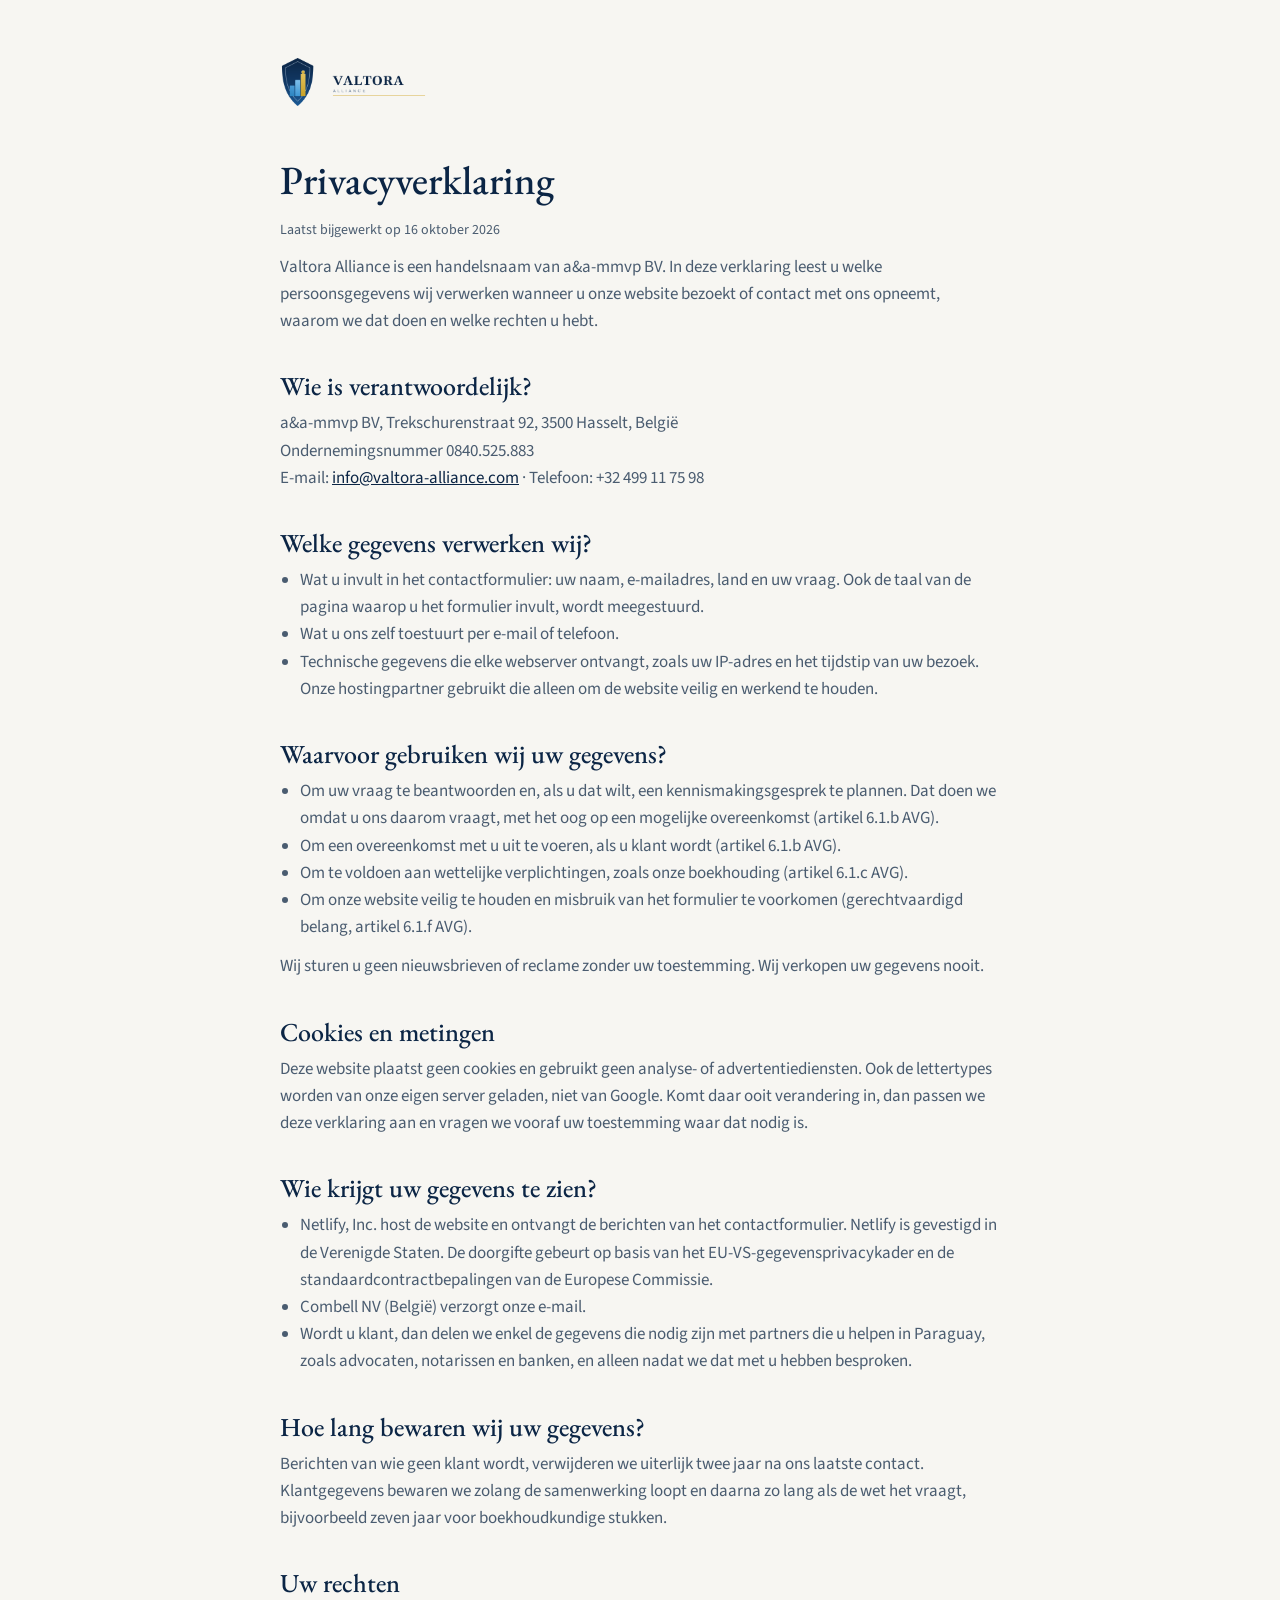
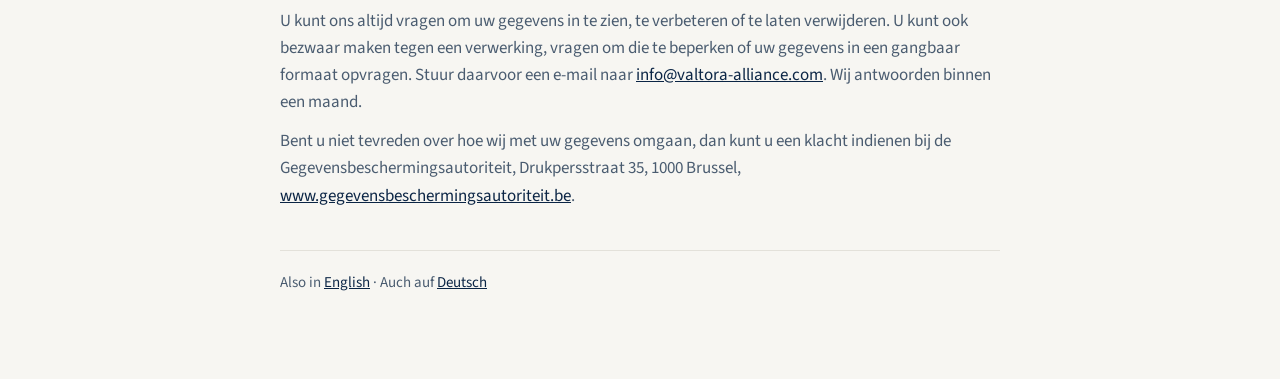
<file: privacy/index.html>
<!doctype html>
<html lang="nl">
<head>
<meta charset="utf-8">
<meta name="viewport" content="width=device-width, initial-scale=1">
<title>Privacyverklaring – Valtora Alliance</title>
<link rel="canonical" href="https://valtora-alliance.com/privacy/">
<link rel="alternate" hreflang="nl" href="https://valtora-alliance.com/privacy/">
<link rel="alternate" hreflang="en" href="https://valtora-alliance.com/en/privacy/">
<link rel="alternate" hreflang="de" href="https://valtora-alliance.com/de/datenschutz/">
<link rel="icon" type="image/png" href="/img/favicon.png">
<link rel="stylesheet" href="/fonts/fonts.css">
<style>
body{margin:0;background:#F7F6F2;color:#0B2545;font-family:'Source Sans 3','Segoe UI',sans-serif;font-size:17px;line-height:1.6}
main{max-width:720px;margin:0 auto;padding:56px 24px 72px}
.logo{height:52px;width:auto;margin-bottom:40px}
h1{font-family:'EB Garamond',Georgia,serif;font-weight:500;font-size:40px;line-height:1.15;margin:0 0 16px}
h2{font-family:'EB Garamond',Georgia,serif;font-weight:500;font-size:26px;line-height:1.2;margin:36px 0 8px}
p,li{color:#4A5C70}p{margin:0 0 12px}ul{margin:0 0 12px;padding-left:20px}
a{color:#0B2545}
.small{font-size:14px}
.lang{margin-top:40px;padding-top:20px;border-top:1px solid #E3E1DA;font-size:15px}
a.btn{display:inline-block;margin-top:24px;background:#0B2545;color:#fff;text-decoration:none;font-weight:600;padding:14px 22px;border-radius:4px}
</style>
</head>
<body>
<main>
<a href="/"><img class="logo" src="/img/logo.png" alt="Valtora Alliance"></a>

<h1>Privacyverklaring</h1>
<p class="small">Laatst bijgewerkt op 16 oktober 2026</p>
<p>Valtora Alliance is een handelsnaam van a&amp;a-mmvp BV. In deze verklaring leest u welke persoonsgegevens wij verwerken wanneer u onze website bezoekt of contact met ons opneemt, waarom we dat doen en welke rechten u hebt.</p>
<h2>Wie is verantwoordelijk?</h2>
<p>a&amp;a-mmvp BV, Trekschurenstraat 92, 3500 Hasselt, België<br>Ondernemingsnummer 0840.525.883<br>E-mail: <a href="mailto:info@valtora-alliance.com">info@valtora-alliance.com</a> · Telefoon: +32 499 11 75 98</p>
<h2>Welke gegevens verwerken wij?</h2>
<ul>
<li>Wat u invult in het contactformulier: uw naam, e-mailadres, land en uw vraag. Ook de taal van de pagina waarop u het formulier invult, wordt meegestuurd.</li>
<li>Wat u ons zelf toestuurt per e-mail of telefoon.</li>
<li>Technische gegevens die elke webserver ontvangt, zoals uw IP-adres en het tijdstip van uw bezoek. Onze hostingpartner gebruikt die alleen om de website veilig en werkend te houden.</li>
</ul>
<h2>Waarvoor gebruiken wij uw gegevens?</h2>
<ul>
<li>Om uw vraag te beantwoorden en, als u dat wilt, een kennismakingsgesprek te plannen. Dat doen we omdat u ons daarom vraagt, met het oog op een mogelijke overeenkomst (artikel 6.1.b AVG).</li>
<li>Om een overeenkomst met u uit te voeren, als u klant wordt (artikel 6.1.b AVG).</li>
<li>Om te voldoen aan wettelijke verplichtingen, zoals onze boekhouding (artikel 6.1.c AVG).</li>
<li>Om onze website veilig te houden en misbruik van het formulier te voorkomen (gerechtvaardigd belang, artikel 6.1.f AVG).</li>
</ul>
<p>Wij sturen u geen nieuwsbrieven of reclame zonder uw toestemming. Wij verkopen uw gegevens nooit.</p>
<h2>Cookies en metingen</h2>
<p>Deze website plaatst geen cookies en gebruikt geen analyse- of advertentiediensten. Ook de lettertypes worden van onze eigen server geladen, niet van Google. Komt daar ooit verandering in, dan passen we deze verklaring aan en vragen we vooraf uw toestemming waar dat nodig is.</p>
<h2>Wie krijgt uw gegevens te zien?</h2>
<ul>
<li>Netlify, Inc. host de website en ontvangt de berichten van het contactformulier. Netlify is gevestigd in de Verenigde Staten. De doorgifte gebeurt op basis van het EU-VS-gegevensprivacykader en de standaardcontractbepalingen van de Europese Commissie.</li>
<li>Combell NV (België) verzorgt onze e-mail.</li>
<li>Wordt u klant, dan delen we enkel de gegevens die nodig zijn met partners die u helpen in Paraguay, zoals advocaten, notarissen en banken, en alleen nadat we dat met u hebben besproken.</li>
</ul>
<h2>Hoe lang bewaren wij uw gegevens?</h2>
<p>Berichten van wie geen klant wordt, verwijderen we uiterlijk twee jaar na ons laatste contact. Klantgegevens bewaren we zolang de samenwerking loopt en daarna zo lang als de wet het vraagt, bijvoorbeeld zeven jaar voor boekhoudkundige stukken.</p>
<h2>Uw rechten</h2>
<p>U kunt ons altijd vragen om uw gegevens in te zien, te verbeteren of te laten verwijderen. U kunt ook bezwaar maken tegen een verwerking, vragen om die te beperken of uw gegevens in een gangbaar formaat opvragen. Stuur daarvoor een e-mail naar <a href="mailto:info@valtora-alliance.com">info@valtora-alliance.com</a>. Wij antwoorden binnen een maand.</p>
<p>Bent u niet tevreden over hoe wij met uw gegevens omgaan, dan kunt u een klacht indienen bij de Gegevensbeschermingsautoriteit, Drukpersstraat 35, 1000 Brussel, <a href="https://www.gegevensbeschermingsautoriteit.be">www.gegevensbeschermingsautoriteit.be</a>.</p>
<p class="lang">Also in <a href="/en/privacy/">English</a> · Auch auf <a href="/de/datenschutz/">Deutsch</a></p>

</main>
</body>
</html>
</file>
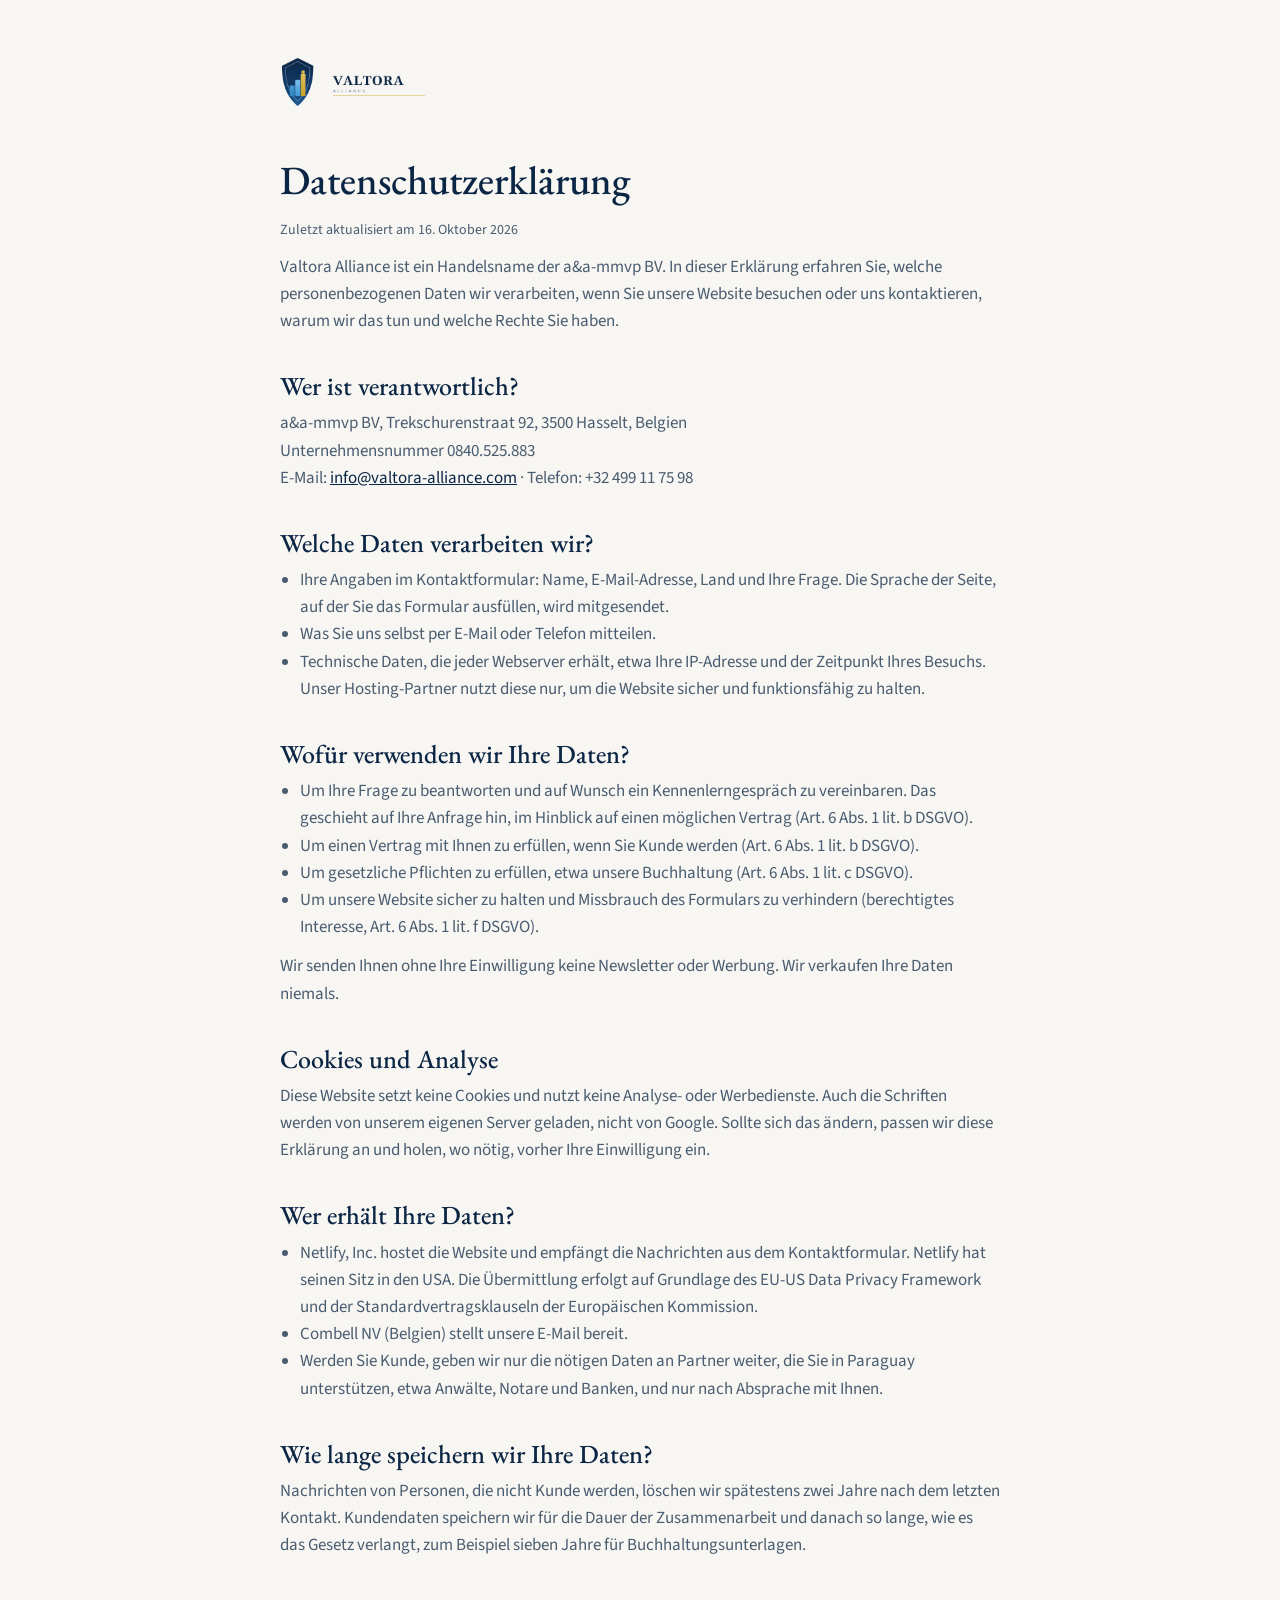
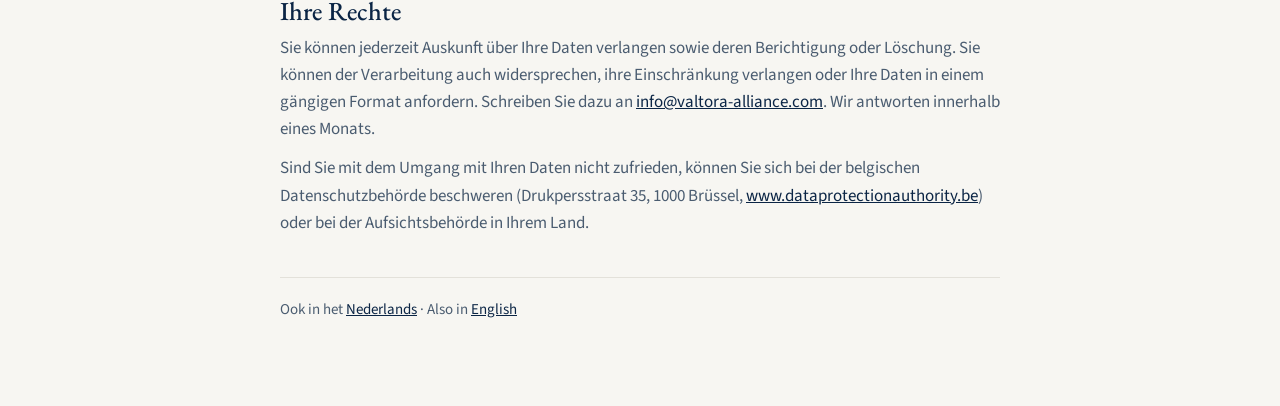
<file: de/datenschutz/index.html>
<!doctype html>
<html lang="de">
<head>
<meta charset="utf-8">
<meta name="viewport" content="width=device-width, initial-scale=1">
<title>Datenschutzerklärung – Valtora Alliance</title>
<link rel="canonical" href="https://valtora-alliance.com/de/datenschutz/">
<link rel="alternate" hreflang="nl" href="https://valtora-alliance.com/privacy/">
<link rel="alternate" hreflang="en" href="https://valtora-alliance.com/en/privacy/">
<link rel="alternate" hreflang="de" href="https://valtora-alliance.com/de/datenschutz/">
<link rel="icon" type="image/png" href="/img/favicon.png">
<link rel="stylesheet" href="/fonts/fonts.css">
<style>
body{margin:0;background:#F7F6F2;color:#0B2545;font-family:'Source Sans 3','Segoe UI',sans-serif;font-size:17px;line-height:1.6}
main{max-width:720px;margin:0 auto;padding:56px 24px 72px}
.logo{height:52px;width:auto;margin-bottom:40px}
h1{font-family:'EB Garamond',Georgia,serif;font-weight:500;font-size:40px;line-height:1.15;margin:0 0 16px}
h2{font-family:'EB Garamond',Georgia,serif;font-weight:500;font-size:26px;line-height:1.2;margin:36px 0 8px}
p,li{color:#4A5C70}p{margin:0 0 12px}ul{margin:0 0 12px;padding-left:20px}
a{color:#0B2545}
.small{font-size:14px}
.lang{margin-top:40px;padding-top:20px;border-top:1px solid #E3E1DA;font-size:15px}
a.btn{display:inline-block;margin-top:24px;background:#0B2545;color:#fff;text-decoration:none;font-weight:600;padding:14px 22px;border-radius:4px}
</style>
</head>
<body>
<main>
<a href="/de/"><img class="logo" src="/img/logo.png" alt="Valtora Alliance"></a>

<h1>Datenschutzerklärung</h1>
<p class="small">Zuletzt aktualisiert am 16. Oktober 2026</p>
<p>Valtora Alliance ist ein Handelsname der a&amp;a-mmvp BV. In dieser Erklärung erfahren Sie, welche personenbezogenen Daten wir verarbeiten, wenn Sie unsere Website besuchen oder uns kontaktieren, warum wir das tun und welche Rechte Sie haben.</p>
<h2>Wer ist verantwortlich?</h2>
<p>a&amp;a-mmvp BV, Trekschurenstraat 92, 3500 Hasselt, Belgien<br>Unternehmensnummer 0840.525.883<br>E-Mail: <a href="mailto:info@valtora-alliance.com">info@valtora-alliance.com</a> · Telefon: +32 499 11 75 98</p>
<h2>Welche Daten verarbeiten wir?</h2>
<ul>
<li>Ihre Angaben im Kontaktformular: Name, E-Mail-Adresse, Land und Ihre Frage. Die Sprache der Seite, auf der Sie das Formular ausfüllen, wird mitgesendet.</li>
<li>Was Sie uns selbst per E-Mail oder Telefon mitteilen.</li>
<li>Technische Daten, die jeder Webserver erhält, etwa Ihre IP-Adresse und der Zeitpunkt Ihres Besuchs. Unser Hosting-Partner nutzt diese nur, um die Website sicher und funktionsfähig zu halten.</li>
</ul>
<h2>Wofür verwenden wir Ihre Daten?</h2>
<ul>
<li>Um Ihre Frage zu beantworten und auf Wunsch ein Kennenlerngespräch zu vereinbaren. Das geschieht auf Ihre Anfrage hin, im Hinblick auf einen möglichen Vertrag (Art. 6 Abs. 1 lit. b DSGVO).</li>
<li>Um einen Vertrag mit Ihnen zu erfüllen, wenn Sie Kunde werden (Art. 6 Abs. 1 lit. b DSGVO).</li>
<li>Um gesetzliche Pflichten zu erfüllen, etwa unsere Buchhaltung (Art. 6 Abs. 1 lit. c DSGVO).</li>
<li>Um unsere Website sicher zu halten und Missbrauch des Formulars zu verhindern (berechtigtes Interesse, Art. 6 Abs. 1 lit. f DSGVO).</li>
</ul>
<p>Wir senden Ihnen ohne Ihre Einwilligung keine Newsletter oder Werbung. Wir verkaufen Ihre Daten niemals.</p>
<h2>Cookies und Analyse</h2>
<p>Diese Website setzt keine Cookies und nutzt keine Analyse- oder Werbedienste. Auch die Schriften werden von unserem eigenen Server geladen, nicht von Google. Sollte sich das ändern, passen wir diese Erklärung an und holen, wo nötig, vorher Ihre Einwilligung ein.</p>
<h2>Wer erhält Ihre Daten?</h2>
<ul>
<li>Netlify, Inc. hostet die Website und empfängt die Nachrichten aus dem Kontaktformular. Netlify hat seinen Sitz in den USA. Die Übermittlung erfolgt auf Grundlage des EU-US Data Privacy Framework und der Standardvertragsklauseln der Europäischen Kommission.</li>
<li>Combell NV (Belgien) stellt unsere E-Mail bereit.</li>
<li>Werden Sie Kunde, geben wir nur die nötigen Daten an Partner weiter, die Sie in Paraguay unterstützen, etwa Anwälte, Notare und Banken, und nur nach Absprache mit Ihnen.</li>
</ul>
<h2>Wie lange speichern wir Ihre Daten?</h2>
<p>Nachrichten von Personen, die nicht Kunde werden, löschen wir spätestens zwei Jahre nach dem letzten Kontakt. Kundendaten speichern wir für die Dauer der Zusammenarbeit und danach so lange, wie es das Gesetz verlangt, zum Beispiel sieben Jahre für Buchhaltungsunterlagen.</p>
<h2>Ihre Rechte</h2>
<p>Sie können jederzeit Auskunft über Ihre Daten verlangen sowie deren Berichtigung oder Löschung. Sie können der Verarbeitung auch widersprechen, ihre Einschränkung verlangen oder Ihre Daten in einem gängigen Format anfordern. Schreiben Sie dazu an <a href="mailto:info@valtora-alliance.com">info@valtora-alliance.com</a>. Wir antworten innerhalb eines Monats.</p>
<p>Sind Sie mit dem Umgang mit Ihren Daten nicht zufrieden, können Sie sich bei der belgischen Datenschutzbehörde beschweren (Drukpersstraat 35, 1000 Brüssel, <a href="https://www.dataprotectionauthority.be">www.dataprotectionauthority.be</a>) oder bei der Aufsichtsbehörde in Ihrem Land.</p>
<p class="lang">Ook in het <a href="/privacy/">Nederlands</a> · Also in <a href="/en/privacy/">English</a></p>

</main>
</body>
</html>
</file>
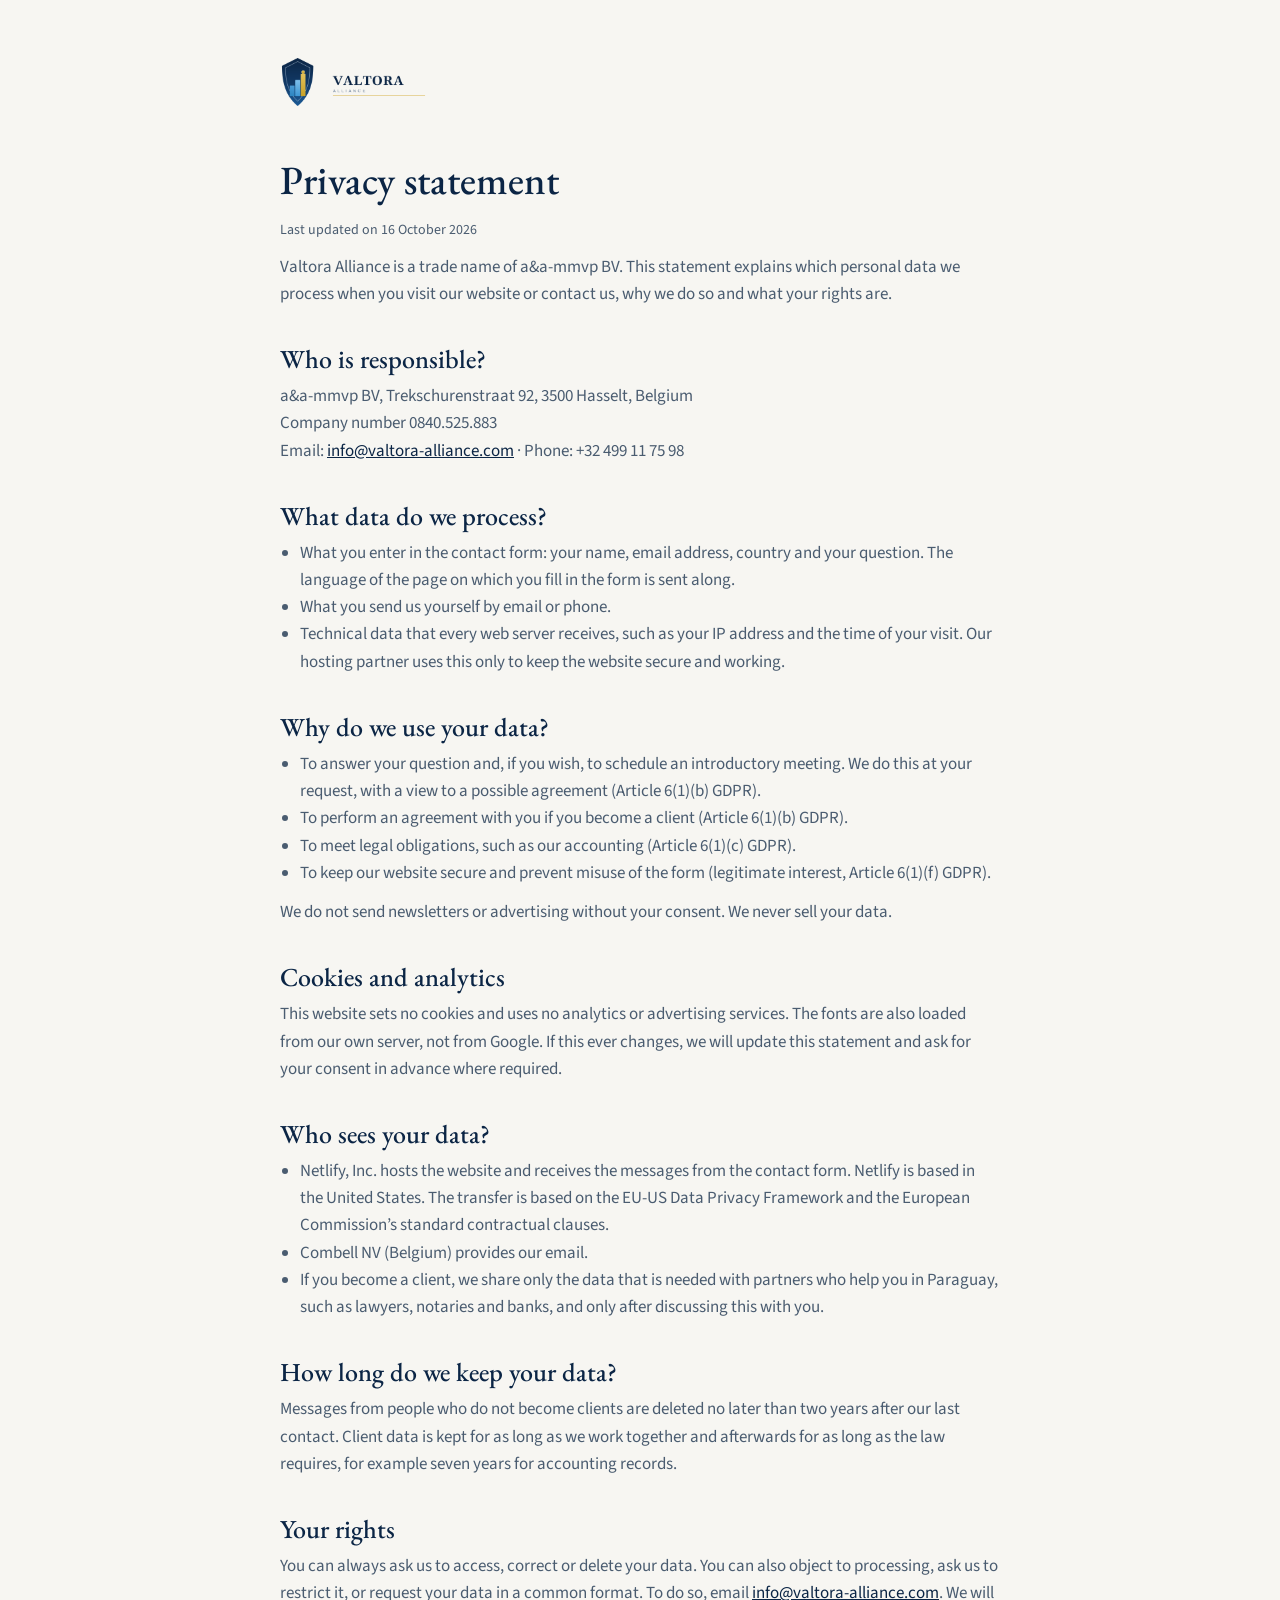
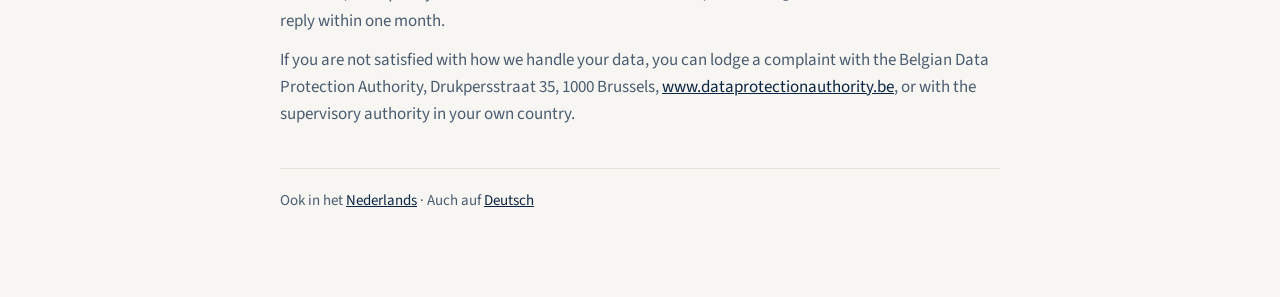
<file: en/privacy/index.html>
<!doctype html>
<html lang="en">
<head>
<meta charset="utf-8">
<meta name="viewport" content="width=device-width, initial-scale=1">
<title>Privacy statement – Valtora Alliance</title>
<link rel="canonical" href="https://valtora-alliance.com/en/privacy/">
<link rel="alternate" hreflang="nl" href="https://valtora-alliance.com/privacy/">
<link rel="alternate" hreflang="en" href="https://valtora-alliance.com/en/privacy/">
<link rel="alternate" hreflang="de" href="https://valtora-alliance.com/de/datenschutz/">
<link rel="icon" type="image/png" href="/img/favicon.png">
<link rel="stylesheet" href="/fonts/fonts.css">
<style>
body{margin:0;background:#F7F6F2;color:#0B2545;font-family:'Source Sans 3','Segoe UI',sans-serif;font-size:17px;line-height:1.6}
main{max-width:720px;margin:0 auto;padding:56px 24px 72px}
.logo{height:52px;width:auto;margin-bottom:40px}
h1{font-family:'EB Garamond',Georgia,serif;font-weight:500;font-size:40px;line-height:1.15;margin:0 0 16px}
h2{font-family:'EB Garamond',Georgia,serif;font-weight:500;font-size:26px;line-height:1.2;margin:36px 0 8px}
p,li{color:#4A5C70}p{margin:0 0 12px}ul{margin:0 0 12px;padding-left:20px}
a{color:#0B2545}
.small{font-size:14px}
.lang{margin-top:40px;padding-top:20px;border-top:1px solid #E3E1DA;font-size:15px}
a.btn{display:inline-block;margin-top:24px;background:#0B2545;color:#fff;text-decoration:none;font-weight:600;padding:14px 22px;border-radius:4px}
</style>
</head>
<body>
<main>
<a href="/en/"><img class="logo" src="/img/logo.png" alt="Valtora Alliance"></a>

<h1>Privacy statement</h1>
<p class="small">Last updated on 16 October 2026</p>
<p>Valtora Alliance is a trade name of a&amp;a-mmvp BV. This statement explains which personal data we process when you visit our website or contact us, why we do so and what your rights are.</p>
<h2>Who is responsible?</h2>
<p>a&amp;a-mmvp BV, Trekschurenstraat 92, 3500 Hasselt, Belgium<br>Company number 0840.525.883<br>Email: <a href="mailto:info@valtora-alliance.com">info@valtora-alliance.com</a> · Phone: +32 499 11 75 98</p>
<h2>What data do we process?</h2>
<ul>
<li>What you enter in the contact form: your name, email address, country and your question. The language of the page on which you fill in the form is sent along.</li>
<li>What you send us yourself by email or phone.</li>
<li>Technical data that every web server receives, such as your IP address and the time of your visit. Our hosting partner uses this only to keep the website secure and working.</li>
</ul>
<h2>Why do we use your data?</h2>
<ul>
<li>To answer your question and, if you wish, to schedule an introductory meeting. We do this at your request, with a view to a possible agreement (Article 6(1)(b) GDPR).</li>
<li>To perform an agreement with you if you become a client (Article 6(1)(b) GDPR).</li>
<li>To meet legal obligations, such as our accounting (Article 6(1)(c) GDPR).</li>
<li>To keep our website secure and prevent misuse of the form (legitimate interest, Article 6(1)(f) GDPR).</li>
</ul>
<p>We do not send newsletters or advertising without your consent. We never sell your data.</p>
<h2>Cookies and analytics</h2>
<p>This website sets no cookies and uses no analytics or advertising services. The fonts are also loaded from our own server, not from Google. If this ever changes, we will update this statement and ask for your consent in advance where required.</p>
<h2>Who sees your data?</h2>
<ul>
<li>Netlify, Inc. hosts the website and receives the messages from the contact form. Netlify is based in the United States. The transfer is based on the EU-US Data Privacy Framework and the European Commission’s standard contractual clauses.</li>
<li>Combell NV (Belgium) provides our email.</li>
<li>If you become a client, we share only the data that is needed with partners who help you in Paraguay, such as lawyers, notaries and banks, and only after discussing this with you.</li>
</ul>
<h2>How long do we keep your data?</h2>
<p>Messages from people who do not become clients are deleted no later than two years after our last contact. Client data is kept for as long as we work together and afterwards for as long as the law requires, for example seven years for accounting records.</p>
<h2>Your rights</h2>
<p>You can always ask us to access, correct or delete your data. You can also object to processing, ask us to restrict it, or request your data in a common format. To do so, email <a href="mailto:info@valtora-alliance.com">info@valtora-alliance.com</a>. We will reply within one month.</p>
<p>If you are not satisfied with how we handle your data, you can lodge a complaint with the Belgian Data Protection Authority, Drukpersstraat 35, 1000 Brussels, <a href="https://www.dataprotectionauthority.be">www.dataprotectionauthority.be</a>, or with the supervisory authority in your own country.</p>
<p class="lang">Ook in het <a href="/privacy/">Nederlands</a> · Auch auf <a href="/de/datenschutz/">Deutsch</a></p>

</main>
</body>
</html>
</file>
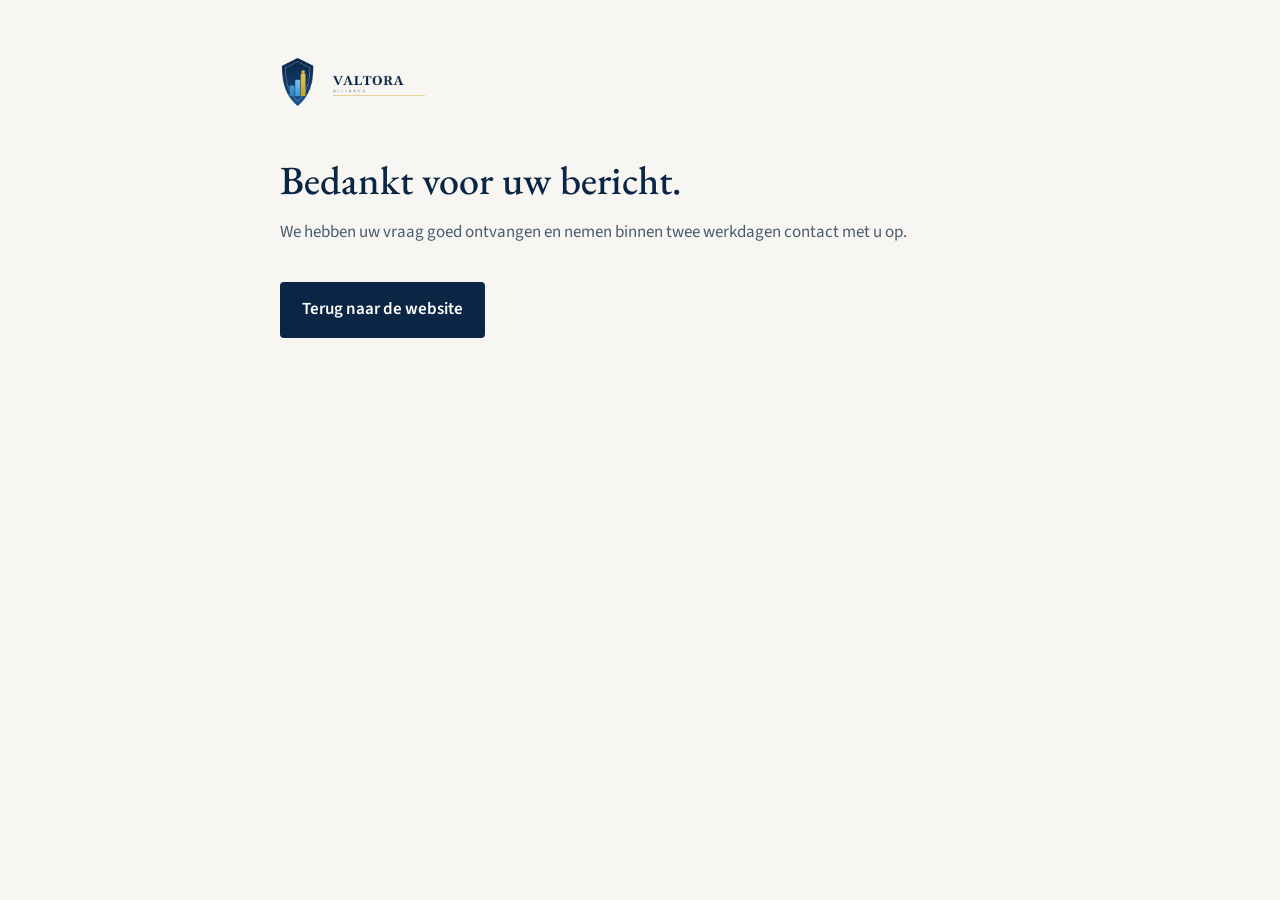
<file: bedankt.html>
<!doctype html>
<html lang="nl">
<head>
<meta charset="utf-8">
<meta name="viewport" content="width=device-width, initial-scale=1">
<title>Bedankt – Valtora Alliance</title>
<meta name="robots" content="noindex">
<link rel="icon" type="image/png" href="/img/favicon.png">
<link rel="stylesheet" href="/fonts/fonts.css">
<style>
body{margin:0;background:#F7F6F2;color:#0B2545;font-family:'Source Sans 3','Segoe UI',sans-serif;font-size:17px;line-height:1.6}
main{max-width:720px;margin:0 auto;padding:56px 24px 72px}
.logo{height:52px;width:auto;margin-bottom:40px}
h1{font-family:'EB Garamond',Georgia,serif;font-weight:500;font-size:40px;line-height:1.15;margin:0 0 16px}
h2{font-family:'EB Garamond',Georgia,serif;font-weight:500;font-size:26px;line-height:1.2;margin:36px 0 8px}
p,li{color:#4A5C70}p{margin:0 0 12px}ul{margin:0 0 12px;padding-left:20px}
a{color:#0B2545}
.small{font-size:14px}
.lang{margin-top:40px;padding-top:20px;border-top:1px solid #E3E1DA;font-size:15px}
a.btn{display:inline-block;margin-top:24px;background:#0B2545;color:#fff;text-decoration:none;font-weight:600;padding:14px 22px;border-radius:4px}
</style>
</head>
<body>
<main>
<a href="/"><img class="logo" src="/img/logo.png" alt="Valtora Alliance"></a>
<h1>Bedankt voor uw bericht.</h1>
<p>We hebben uw vraag goed ontvangen en nemen binnen twee werkdagen contact met u op.</p>
<a class="btn" href="/">Terug naar de website</a>
</main>
</body>
</html>
</file>
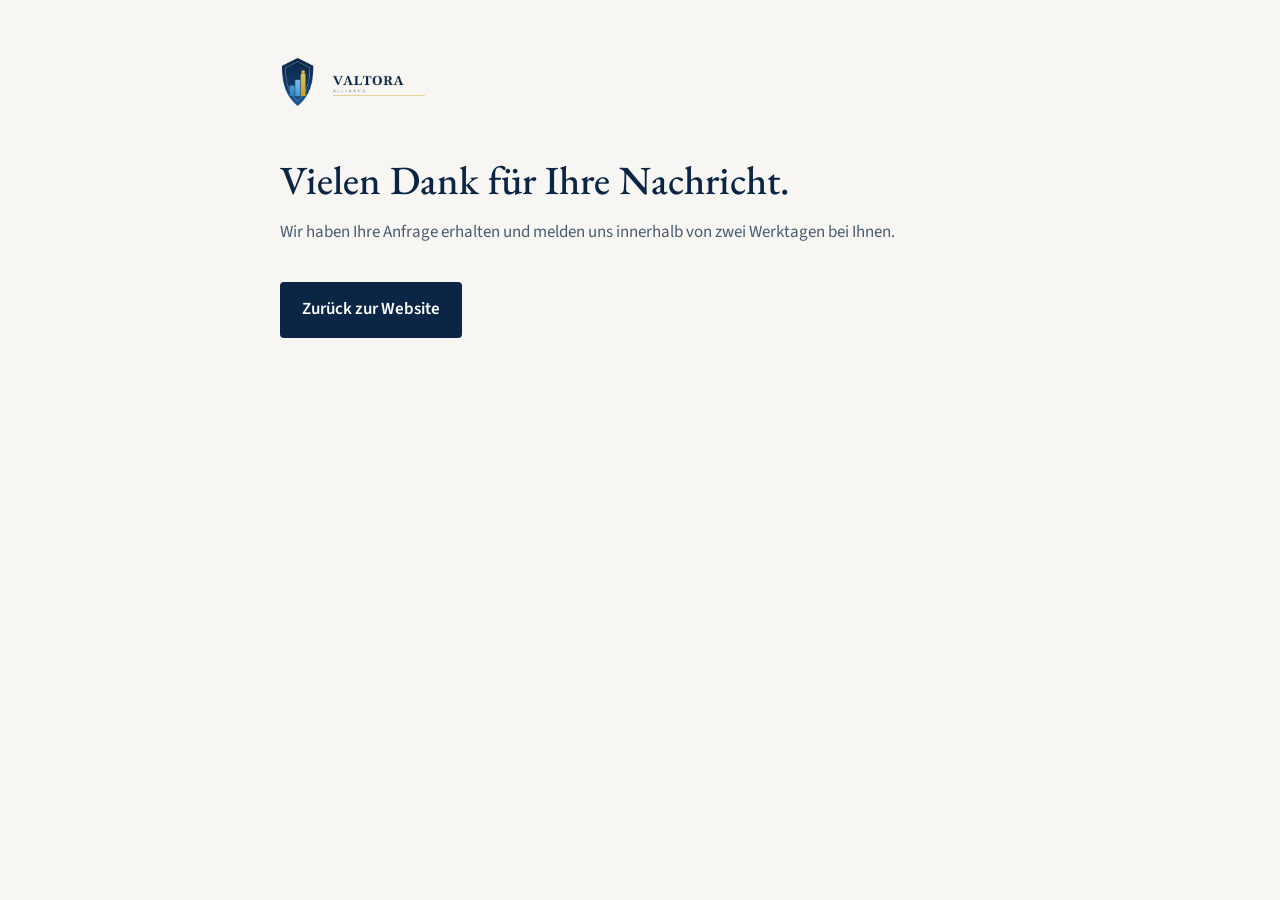
<file: danke.html>
<!doctype html>
<html lang="de">
<head>
<meta charset="utf-8">
<meta name="viewport" content="width=device-width, initial-scale=1">
<title>Danke – Valtora Alliance</title>
<meta name="robots" content="noindex">
<link rel="icon" type="image/png" href="/img/favicon.png">
<link rel="stylesheet" href="/fonts/fonts.css">
<style>
body{margin:0;background:#F7F6F2;color:#0B2545;font-family:'Source Sans 3','Segoe UI',sans-serif;font-size:17px;line-height:1.6}
main{max-width:720px;margin:0 auto;padding:56px 24px 72px}
.logo{height:52px;width:auto;margin-bottom:40px}
h1{font-family:'EB Garamond',Georgia,serif;font-weight:500;font-size:40px;line-height:1.15;margin:0 0 16px}
h2{font-family:'EB Garamond',Georgia,serif;font-weight:500;font-size:26px;line-height:1.2;margin:36px 0 8px}
p,li{color:#4A5C70}p{margin:0 0 12px}ul{margin:0 0 12px;padding-left:20px}
a{color:#0B2545}
.small{font-size:14px}
.lang{margin-top:40px;padding-top:20px;border-top:1px solid #E3E1DA;font-size:15px}
a.btn{display:inline-block;margin-top:24px;background:#0B2545;color:#fff;text-decoration:none;font-weight:600;padding:14px 22px;border-radius:4px}
</style>
</head>
<body>
<main>
<a href="/de/"><img class="logo" src="/img/logo.png" alt="Valtora Alliance"></a>
<h1>Vielen Dank für Ihre Nachricht.</h1>
<p>Wir haben Ihre Anfrage erhalten und melden uns innerhalb von zwei Werktagen bei Ihnen.</p>
<a class="btn" href="/de/">Zurück zur Website</a>
</main>
</body>
</html>
</file>
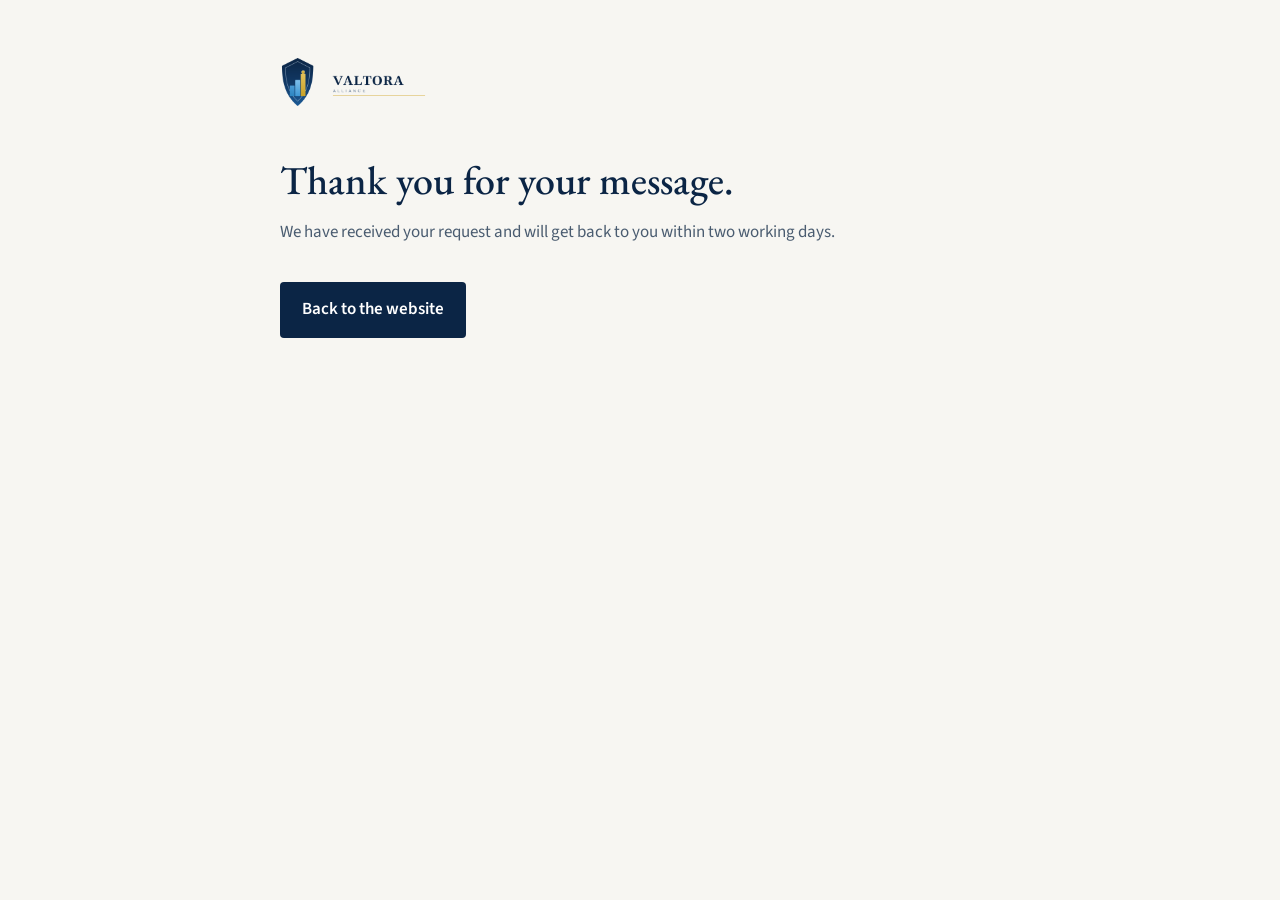
<file: thank-you.html>
<!doctype html>
<html lang="en">
<head>
<meta charset="utf-8">
<meta name="viewport" content="width=device-width, initial-scale=1">
<title>Thank you – Valtora Alliance</title>
<meta name="robots" content="noindex">
<link rel="icon" type="image/png" href="/img/favicon.png">
<link rel="stylesheet" href="/fonts/fonts.css">
<style>
body{margin:0;background:#F7F6F2;color:#0B2545;font-family:'Source Sans 3','Segoe UI',sans-serif;font-size:17px;line-height:1.6}
main{max-width:720px;margin:0 auto;padding:56px 24px 72px}
.logo{height:52px;width:auto;margin-bottom:40px}
h1{font-family:'EB Garamond',Georgia,serif;font-weight:500;font-size:40px;line-height:1.15;margin:0 0 16px}
h2{font-family:'EB Garamond',Georgia,serif;font-weight:500;font-size:26px;line-height:1.2;margin:36px 0 8px}
p,li{color:#4A5C70}p{margin:0 0 12px}ul{margin:0 0 12px;padding-left:20px}
a{color:#0B2545}
.small{font-size:14px}
.lang{margin-top:40px;padding-top:20px;border-top:1px solid #E3E1DA;font-size:15px}
a.btn{display:inline-block;margin-top:24px;background:#0B2545;color:#fff;text-decoration:none;font-weight:600;padding:14px 22px;border-radius:4px}
</style>
</head>
<body>
<main>
<a href="/en/"><img class="logo" src="/img/logo.png" alt="Valtora Alliance"></a>
<h1>Thank you for your message.</h1>
<p>We have received your request and will get back to you within two working days.</p>
<a class="btn" href="/en/">Back to the website</a>
</main>
</body>
</html>
</file>
<file: fonts/fonts.css>
@font-face{font-family:'EB Garamond';font-style:normal;font-display:swap;font-weight:400;src:url(/fonts/eb-garamond-latin-ext-400-normal.woff2) format('woff2');unicode-range:U+0100-02BA,U+02BD-02C5,U+02C7-02CC,U+02CE-02D7,U+02DD-02FF,U+0304,U+0308,U+0329,U+1D00-1DBF,U+1E00-1E9F,U+1EF2-1EFF,U+2020,U+20A0-20AB,U+20AD-20C0,U+2113,U+2C60-2C7F,U+A720-A7FF}
@font-face{font-family:'EB Garamond';font-style:normal;font-display:swap;font-weight:400;src:url(/fonts/eb-garamond-latin-400-normal.woff2) format('woff2');unicode-range:U+0000-00FF,U+0131,U+0152-0153,U+02BB-02BC,U+02C6,U+02DA,U+02DC,U+0304,U+0308,U+0329,U+2000-206F,U+20AC,U+2122,U+2191,U+2193,U+2212,U+2215,U+FEFF,U+FFFD}
@font-face{font-family:'EB Garamond';font-style:normal;font-display:swap;font-weight:500;src:url(/fonts/eb-garamond-latin-ext-500-normal.woff2) format('woff2');unicode-range:U+0100-02BA,U+02BD-02C5,U+02C7-02CC,U+02CE-02D7,U+02DD-02FF,U+0304,U+0308,U+0329,U+1D00-1DBF,U+1E00-1E9F,U+1EF2-1EFF,U+2020,U+20A0-20AB,U+20AD-20C0,U+2113,U+2C60-2C7F,U+A720-A7FF}
@font-face{font-family:'EB Garamond';font-style:normal;font-display:swap;font-weight:500;src:url(/fonts/eb-garamond-latin-500-normal.woff2) format('woff2');unicode-range:U+0000-00FF,U+0131,U+0152-0153,U+02BB-02BC,U+02C6,U+02DA,U+02DC,U+0304,U+0308,U+0329,U+2000-206F,U+20AC,U+2122,U+2191,U+2193,U+2212,U+2215,U+FEFF,U+FFFD}
@font-face{font-family:'EB Garamond';font-style:normal;font-display:swap;font-weight:600;src:url(/fonts/eb-garamond-latin-ext-600-normal.woff2) format('woff2');unicode-range:U+0100-02BA,U+02BD-02C5,U+02C7-02CC,U+02CE-02D7,U+02DD-02FF,U+0304,U+0308,U+0329,U+1D00-1DBF,U+1E00-1E9F,U+1EF2-1EFF,U+2020,U+20A0-20AB,U+20AD-20C0,U+2113,U+2C60-2C7F,U+A720-A7FF}
@font-face{font-family:'EB Garamond';font-style:normal;font-display:swap;font-weight:600;src:url(/fonts/eb-garamond-latin-600-normal.woff2) format('woff2');unicode-range:U+0000-00FF,U+0131,U+0152-0153,U+02BB-02BC,U+02C6,U+02DA,U+02DC,U+0304,U+0308,U+0329,U+2000-206F,U+20AC,U+2122,U+2191,U+2193,U+2212,U+2215,U+FEFF,U+FFFD}
@font-face{font-family:'Source Sans 3';font-style:normal;font-display:swap;font-weight:400;src:url(/fonts/source-sans-3-latin-ext-400-normal.woff2) format('woff2');unicode-range:U+0100-02BA,U+02BD-02C5,U+02C7-02CC,U+02CE-02D7,U+02DD-02FF,U+0304,U+0308,U+0329,U+1D00-1DBF,U+1E00-1E9F,U+1EF2-1EFF,U+2020,U+20A0-20AB,U+20AD-20C4,U+2113,U+2C60-2C7F,U+A720-A7FF}
@font-face{font-family:'Source Sans 3';font-style:normal;font-display:swap;font-weight:400;src:url(/fonts/source-sans-3-latin-400-normal.woff2) format('woff2');unicode-range:U+0000-00FF,U+0131,U+0152-0153,U+02BB-02BC,U+02C6,U+02DA,U+02DC,U+0304,U+0308,U+0329,U+2000-206F,U+20AC,U+2122,U+2191,U+2193,U+2212,U+2215,U+FEFF,U+FFFD}
@font-face{font-family:'Source Sans 3';font-style:normal;font-display:swap;font-weight:600;src:url(/fonts/source-sans-3-latin-ext-600-normal.woff2) format('woff2');unicode-range:U+0100-02BA,U+02BD-02C5,U+02C7-02CC,U+02CE-02D7,U+02DD-02FF,U+0304,U+0308,U+0329,U+1D00-1DBF,U+1E00-1E9F,U+1EF2-1EFF,U+2020,U+20A0-20AB,U+20AD-20C4,U+2113,U+2C60-2C7F,U+A720-A7FF}
@font-face{font-family:'Source Sans 3';font-style:normal;font-display:swap;font-weight:600;src:url(/fonts/source-sans-3-latin-600-normal.woff2) format('woff2');unicode-range:U+0000-00FF,U+0131,U+0152-0153,U+02BB-02BC,U+02C6,U+02DA,U+02DC,U+0304,U+0308,U+0329,U+2000-206F,U+20AC,U+2122,U+2191,U+2193,U+2212,U+2215,U+FEFF,U+FFFD}
</file>
